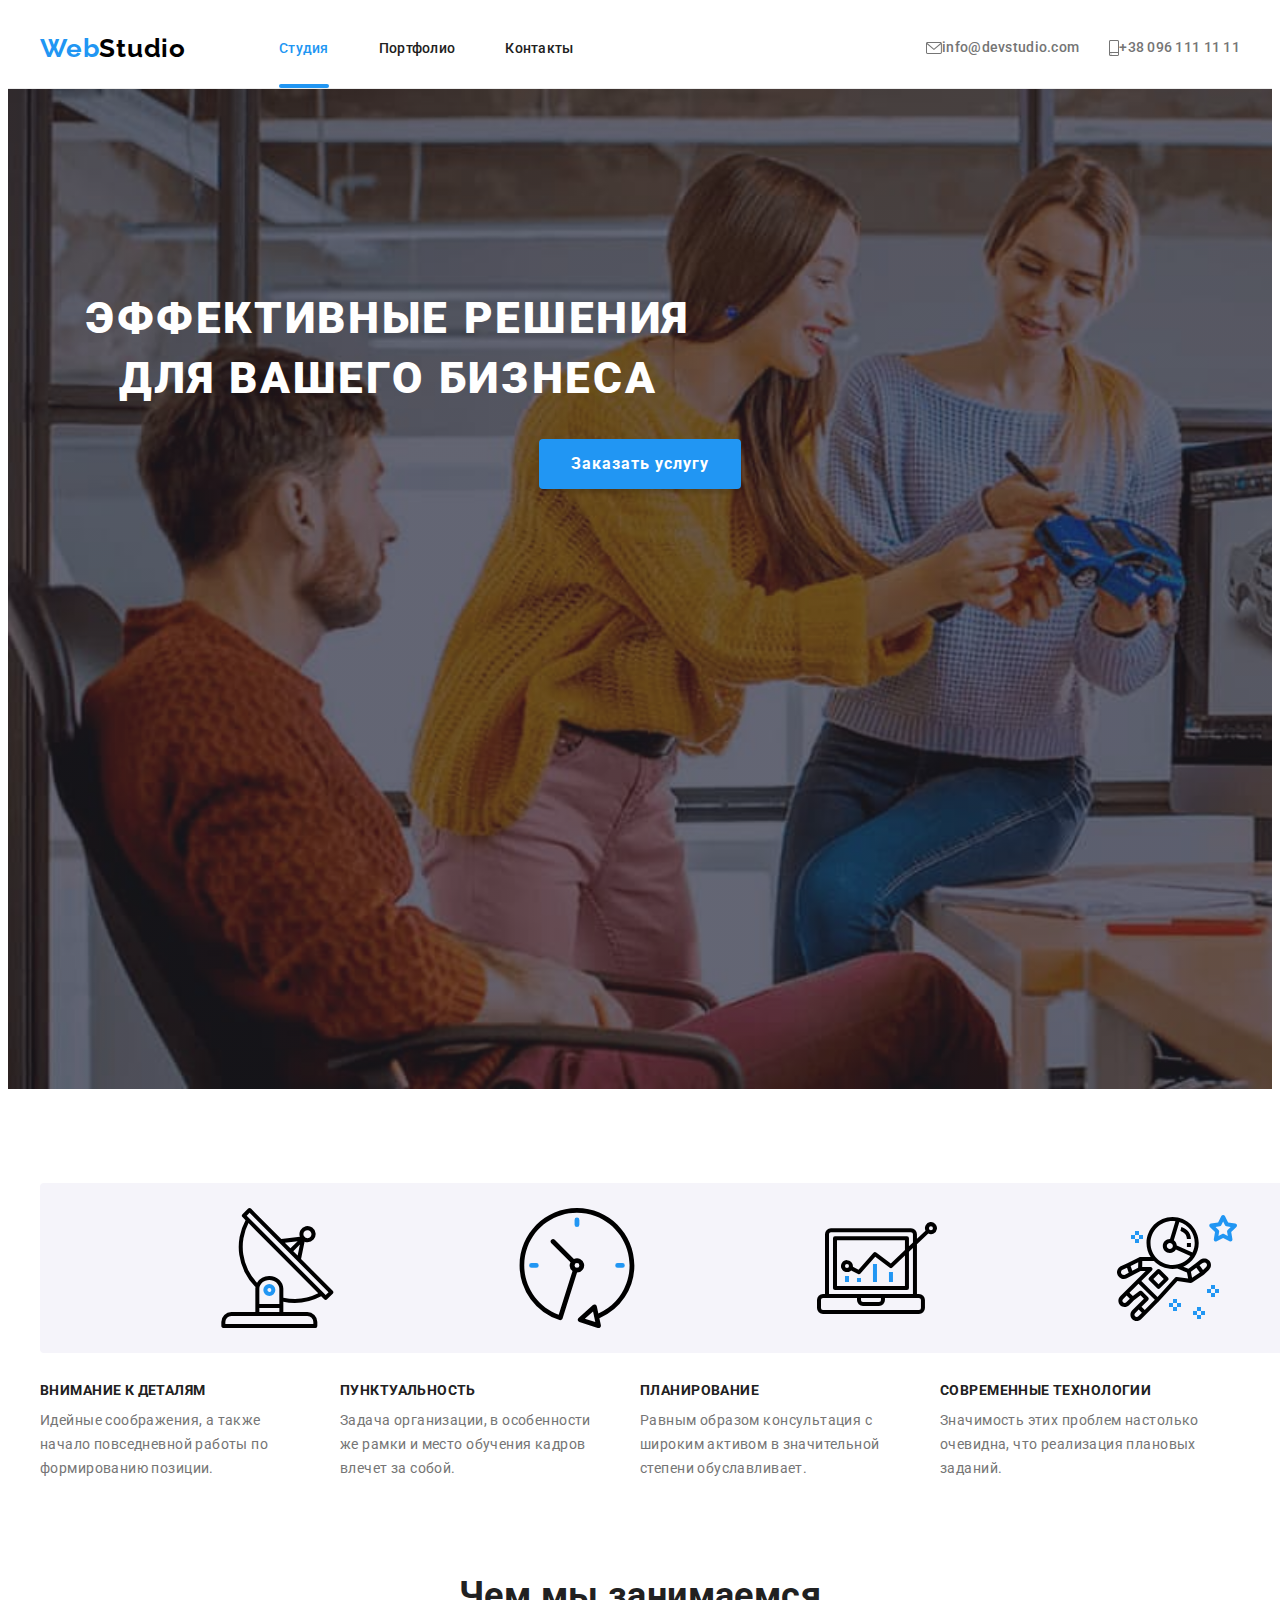
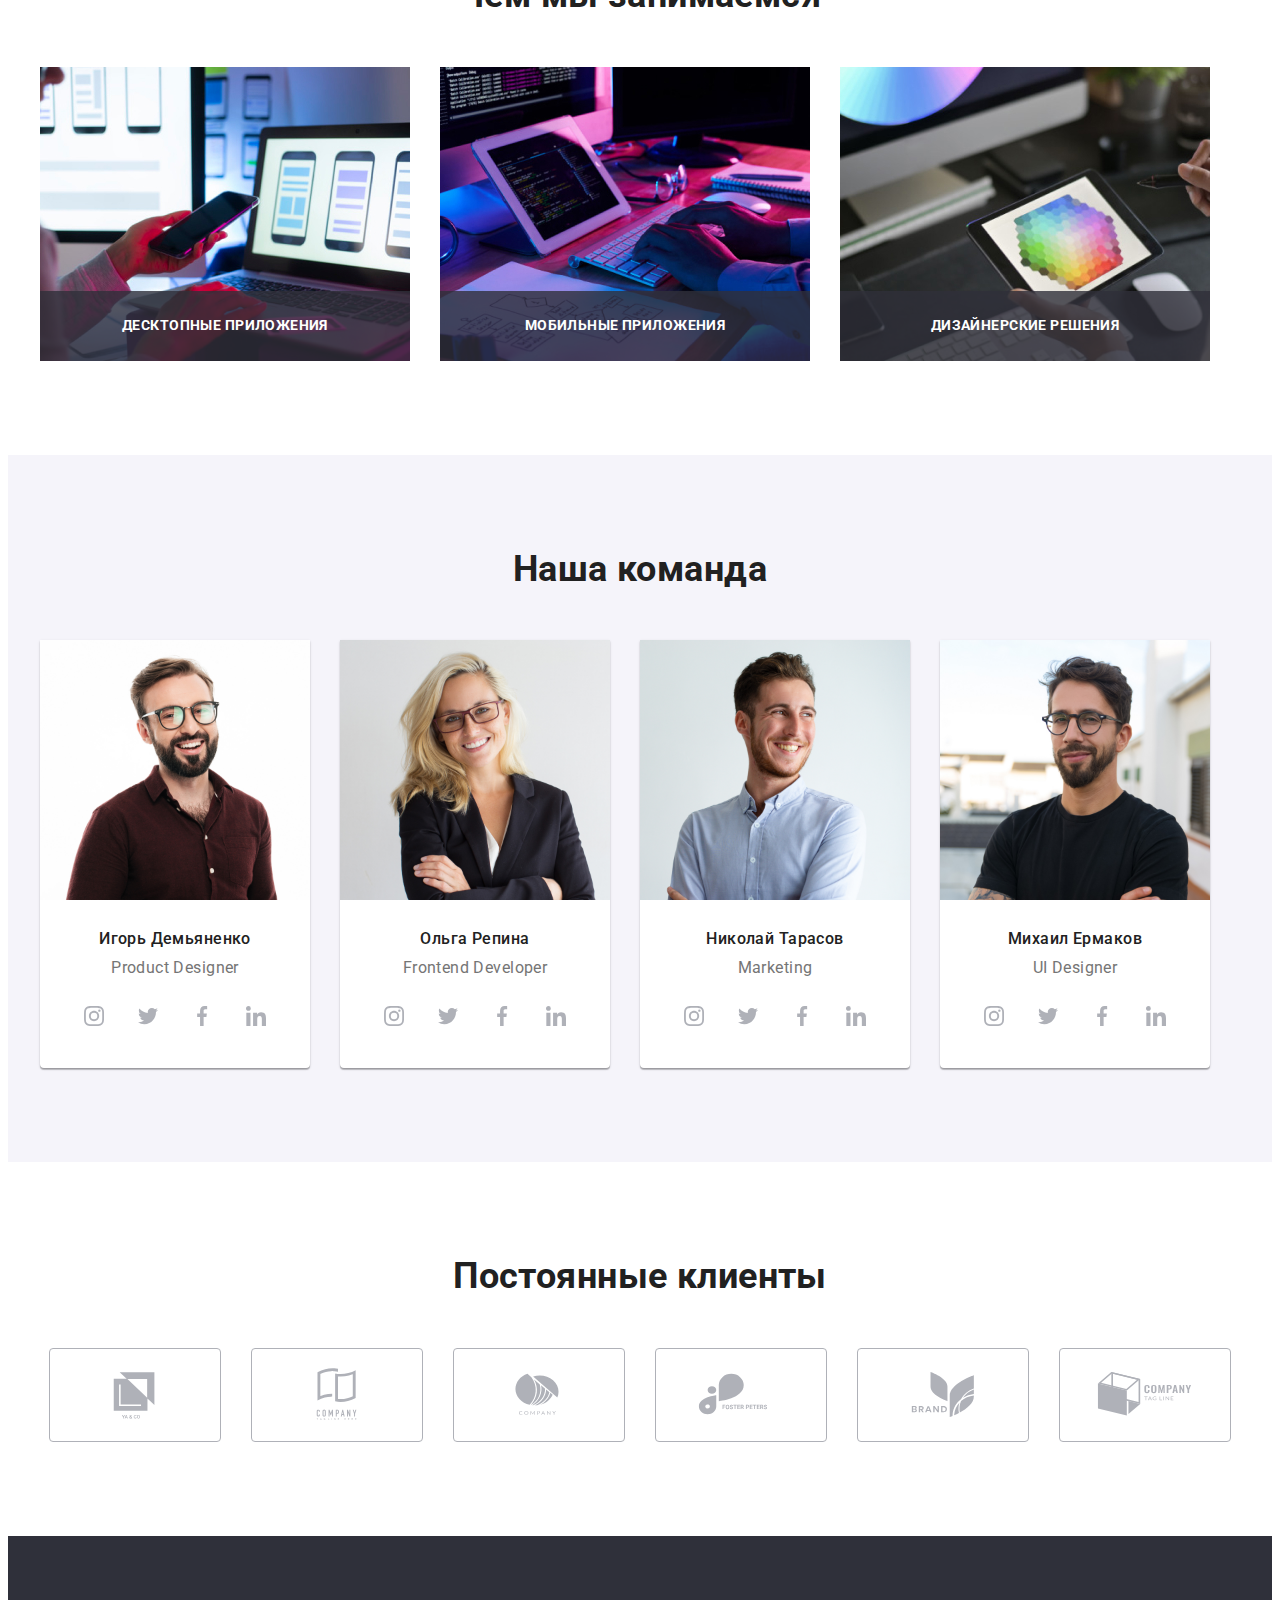
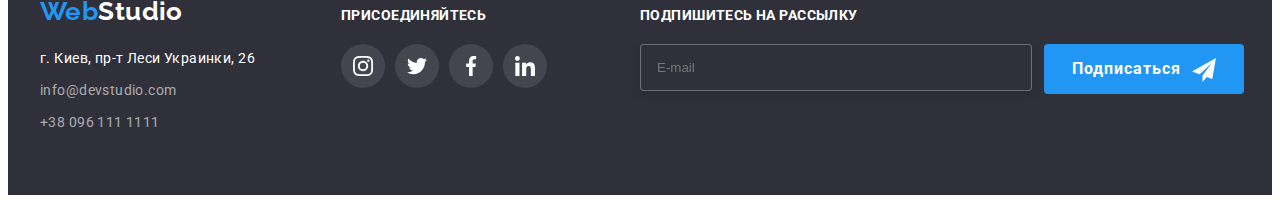
<file: index.html>
<!DOCTYPE html>
<html lang="ru">

<head>
    <meta charset="UTF-8">
    <meta http-equiv="X-UA-Compatible" content="IE=edge">
    <meta name="viewport" content="width=device-width, initial-scale=1.0">
    <title>Document</title>
    <link rel="preconnect" href="https://fonts.googleapis.com">
    <link rel="preconnect" href="https://fonts.gstatic.com" crossorigin>
    <link
        href="https://fonts.googleapis.com/css2?family=Raleway:wght@700&family=Roboto:wght@400;500;700;900&display=swap"
        rel="stylesheet">

    <link rel="stylesheet" href="https://cdnjs.cloudflare.com/ajax/libs/modern-normalize/1.1.0/modern-normalize.min.css"
        integrity="sha512-wpPYUAdjBVSE4KJnH1VR1HeZfpl1ub8YT/NKx4PuQ5NmX2tKuGu6U/JRp5y+Y8XG2tV+wKQpNHVUX03MfMFn9Q=="
        crossorigin="anonymous" referrerpolicy="no-referrer" />
    <link rel="stylesheet" href="./css/styles.css">
</head>

<body>
    <header class="header">
        <div class="header__conteiner conteiner ">
            <nav class="header__nav">
                <a class="header__logo link" href="./index.html"><span class="logo-cl">Web</span>Studio</a>
                <ul class="header__list list">
                    <li class="header__item"><a class="header__link link accent" href="./index.html">Студия</a></li>
                    <li class="header__item"><a class="header__link link" href="./portfolio.html">Портфолио</a></li>
                    <li class="header__item"><a class="header__link link" href="#">Контакты</a></li>
                </ul>


                <ul class="header__list-contact list">
                    <li class="header__item-contact"><a class="header__link-contact link"
                            href="mailto:info@devstudio.com">
                            <svg class="header__icon" width="16" height="12">
                                <use href="./images/icons/sprite.svg#icon-mail"></use>
                            </svg>info@devstudio.com</a></li>
                    <li class="header__item-contact"><a class="header__link-contact link" href="tel:+380961111111">
                            <svg class="header__icon" width="10" height="16">
                                <use href="./images/icons/sprite.svg#icon-smartphone"></use>
                            </svg>+38 096 111 11 11</a>
                    </li>
                </ul>
            </nav>
        </div>
    </header>
    <main>
        <!--герой-->
        <section class="hero">
            <div class="conteiner">
                <h1 class="hero-title">Эффективные решения для вашего бизнеса</h1>
                <button class="hero-bt" type="button" data-modal-open>Заказать услугу</button>
                <div class="backdrop is-hidden" data-modal>
                    <div class="modal-wrapper">
                        <button class="modal-btn-close" type="button" data-modal-close>
                            <svg class="modal-icon" width="18" height="18">
                                <use href="./images/icons/sprite.svg#icon-close-black-18"></use>
                            </svg>
                        </button>
                        <form class="modal-form">
                            <p class="backdrop-text">Оставьте свои данные, мы вам перезвоним</p>
                            <label class="modal-label" for="user_name">
                                <span class="form-text">Имя</span>
                                <input class="modal-input" type="text" name="name" id="user_name" placeholder=" "
                                    minlength="3" required />
                                <svg class="modal-icon-input" width="18" height="18">
                                    <use href="./images/icons/sprite.svg#icon-person-black-18dp"></use>
                                </svg>
                                <span class="warning">Имя должно стостоять не менее трьох символов*</span>
                            </label>
                            <label class="modal-label" for="user_telefon">
                                <span class="form-text">Телефон</span>
                                <input class="modal-input" type="tel" name="telefon" id="user_telefon" placeholder=" "
                                    minlength="10" required />
                                <svg class="modal-icon-input" width="18" height="18">
                                    <use href="./images/icons/sprite.svg#icon-phone-black-18dp"></use>
                                </svg>
                                <span class="warning">Номер должно стостоять не менее из 10 цифр*</span>
                            </label>
                            <label class="modal-label" for="user_email">
                                <span class="form-text">Почта</span>
                                <input class="modal-input" type="email" name="email" id="user_email" placeholder=""
                                    required />
                                <svg class="modal-icon-input" width="18" height="18">
                                    <use href="./images/icons/sprite.svg#icon-email-black-18dp"></use>
                                </svg>
                            </label>
                            <label class="modal-label comment" for="user_comment">
                                <span class="form-text">Комментарий</span>
                                <textarea class="modal-comment" name="comment" id="user_comment"
                                    placeholder="Введите текс" cols="" rows="10"></textarea>

                            </label>
                            <label class="modal-checkbox" for="user_check">
                                <input class="modal-input-check visually-hidden" type="checkbox" name="check"
                                    id="user_check" placeholder="" required>
                                <span class="modal-checkbox-style">
                                    <svg class="modal-icon-checkbox" width="11" height="8">
                                        <use href="./images/icons/sprite.svg#icon-Vector"></use>
                                    </svg></span>
                                <b class="form-checkbox-text"> Соглашаюсь с
                                    рассылкой и принимаю <a class="form-checkbox-link link" href="#"> Условия
                                        договора</a></b>
                            </label>
                            <button class="modal-btn" type="submit">Отправить</button>
                        </form>
                    </div>
                </div>
            </div>
        </section>

        <!--особенности-->
        <section class="peculiarities section">
            <div class="conteiner">
                <h2 class="visually-hidden">привелегии</h2>
                <ul class="peculiarities-list list">
                    <li class="peculiarities-item">
                        <svg class="peculiarities-icons" width="65" height="70">
                            <use href="./images/icons/sprite.svg#icon-antena"></use>
                        </svg>
                        <h3 class="peculiarities-name">Внимание к деталям</h3>
                        <p class=peculiarities-text>Идейные соображения, а также начало повседневной работы по
                            формированию
                            позиции.</p>
                    </li>

                    <li class="peculiarities-item">
                        <svg class="peculiarities-icons" width="65" height="70">
                            <use href="./images/icons/sprite.svg#icon-clock"></use>
                        </svg>
                        <h3 class="peculiarities-name">Пунктуальность</h3>
                        <p class=peculiarities-text>Задача организации, в особенности же рамки и место обучения кадров
                            влечет за собой.</p>
                    </li>

                    <li class="peculiarities-item">
                        <svg class="peculiarities-icons" width="65" height="70">
                            <use href="./images/icons/sprite.svg#icon-diagram"></use>
                        </svg>
                        <h3 class="peculiarities-name">Планирование</h3>
                        <p class=peculiarities-text>Равным образом консультация с широким активом в значительной степени
                            обуславливает.</p>
                    </li>

                    <li class="peculiarities-item">
                        <svg class="peculiarities-icons" width="65" height="70">
                            <use href="./images/icons/sprite.svg#icon-astronaut"></use>
                        </svg>
                        <h3 class="peculiarities-name">Современные технологии</h3>
                        <p class=peculiarities-text>Значимость этих проблем настолько очевидна, что реализация плановых
                            заданий.</p>
                    </li>
                </ul>
            </div>
        </section>
        <!--публикация работ-->
        <section class="work section">
            <div class="conteiner">
                <h2 class="work-title">Чем мы занимаемся</h2>
                <ul class="work-list list">
                    <li class="work-images">
                        <img src="./images/work/work-2.jpg" alt="диагностика" width="370" height="294">
                        <p class="work-text">Десктопные приложения</p>
                    </li>
                    <li class="work-images">
                        <img src="./images/work/work-1.jpg" alt="разработка" width="370" height="294">
                        <p class="work-text">Мобильные приложения</p>
                    </li>
                    <li class="work-images">
                        <img src="./images/work/work-3.jpg" alt="проект" width="370" height="294">
                        <p class="work-text">Дизайнерские решения</p>
                    </li>
                </ul>
            </div>
        </section>
        <!--команда-->
        <section class="team section">
            <div class="conteiner">
                <h2 class="team-title">Наша команда</h2>
                <ul class="team-list list">
                    <li class="team-item">
                        <img class="team-images" src="./images/team/team.jpg" alt="Игорь Демьяненко" width="270"
                            height="260">
                        <div class="team-box">
                            <h3 class="team-name">Игорь Демьяненко</h3>
                            <p lang="en" class="team-text">Product Designer</p>
                            <ul class="social-list list">
                                <li class="social-item"><a class="team-social-link link" href="#"
                                        aria-label="instagram">
                                        <svg class="social-icons" width="20px" height="20px">
                                            <use href="./images/icons/sprite.svg#icon-instagram"></use>
                                        </svg>
                                    </a>
                                </li>
                                <li class="social-item"><a class="team-social-link link" href="#" aria-label="twitter">
                                        <svg class="social-icons" width="20px" height="20px">
                                            <use href="./images/icons/sprite.svg#icon-twitter"></use>
                                        </svg>
                                    </a>
                                </li>
                                <li class="social-item"><a class="team-social-link link" href="#" aria-label="facebook">
                                        <svg class="social-icons" width="20px" height="20px">
                                            <use href="./images/icons/sprite.svg#icon-facebook"></use>
                                        </svg>
                                    </a>
                                </li>
                                <li class="social-item-icons"><a class="team-social-link link" href="#"
                                        aria-label="linkedin">
                                        <svg class="social-icons" width="20px" height="20px">
                                            <use href="./images/icons/sprite.svg#icon-linkedin"></use>
                                        </svg>
                                    </a>
                                </li>
                            </ul>
                        </div>
                    </li>
                    <li class="team-item"><img class="team-images" src="./images/team/team2.jpg" alt="Ольга Репина"
                            width="270" height="260">
                        <div class="team-box">
                            <h3 class="team-name">Ольга Репина</h3>
                            <p lang="en" class="team-text">Frontend Developer</p>
                            <ul class="social-list list">
                                <li class="social-item"><a class="team-social-link link" href="#"
                                        aria-label="instagram">
                                        <svg class="social-icons" width="20px" height="20px">
                                            <use href="./images/icons/sprite.svg#icon-instagram"></use>
                                        </svg>
                                    </a>
                                </li>
                                <li class="social-item"><a class="team-social-link link" href="#" aria-label="twitter">
                                        <svg class="social-icons" width="20px" height="20px">
                                            <use href="./images/icons/sprite.svg#icon-twitter"></use>
                                        </svg>
                                    </a>
                                </li>
                                <li class="social-item"><a class="team-social-link link" href="#" aria-label="facebook">
                                        <svg class="social-icons" width="20px" height="20px">
                                            <use href="./images/icons/sprite.svg#icon-facebook"></use>
                                        </svg>
                                    </a>
                                </li>
                                <li class="social-item-icons"><a class="team-social-link link" href="#"
                                        aria-label="linkedin">
                                        <svg class="social-icons" width="20px" height="20px">
                                            <use href="./images/icons/sprite.svg#icon-linkedin"></use>
                                        </svg>
                                    </a>
                                </li>
                            </ul>
                        </div>
                    </li>
                    <li class="team-item"><img class="team-images" src="./images/team/team3.jpg" alt="Николай Тарасов"
                            width="270" height="260">
                        <div class="team-box">
                            <h3 class="team-name">Николай Тарасов</h3>
                            <p lang="en" class="team-text">Marketing</p>
                            <ul class="social-list list">
                                <li class="social-item"><a class="team-social-link link" href="#"
                                        aria-label="instagram">
                                        <svg class="social-icons" width="20px" height="20px">
                                            <use href="./images/icons/sprite.svg#icon-instagram"></use>
                                        </svg>
                                    </a>
                                </li>
                                <li class="social-item"><a class="team-social-link link" href="#" aria-label="twitter">
                                        <svg class="social-icons" width="20px" height="20px">
                                            <use href="./images/icons/sprite.svg#icon-twitter"></use>
                                        </svg>
                                    </a>
                                </li>
                                <li class="social-item"><a class="team-social-link link" href="#" aria-label="facebook">
                                        <svg class="social-icons" width="20px" height="20px">
                                            <use href="./images/icons/sprite.svg#icon-facebook"></use>
                                        </svg>
                                    </a>
                                </li>
                                <li class="social-item-icons"><a class="team-social-link link" href="#"
                                        aria-label="linkedin">
                                        <svg class="social-icons" width="20px" height="20px">
                                            <use href="./images/icons/sprite.svg#icon-linkedin"></use>
                                        </svg>
                                    </a>
                                </li>
                            </ul>
                        </div>
                    </li>
                    <li class="team-item"><img class="team-images" src="./images/team/team4.jpg" alt="Михаил Ермаков"
                            width="270" height="260">
                        <div class="team-box">
                            <h3 class="team-name">Михаил Ермаков</h3>
                            <p lang="en" class="team-text">UI Designer</p>
                            <ul class="social-list list">
                                <li class="social-item"><a class="team-social-link link" href="#"
                                        aria-label="instagram">
                                        <svg class="social-icons" width="20px" height="20px">
                                            <use href="./images/icons/sprite.svg#icon-instagram"></use>
                                        </svg>
                                    </a>
                                </li>
                                <li class="social-item"><a class="team-social-link link" href="#" aria-label="twitter">
                                        <svg class="social-icons" width="20px" height="20px">
                                            <use href="./images/icons/sprite.svg#icon-twitter"></use>
                                        </svg>
                                    </a>
                                </li>
                                <li class="social-item"><a class="team-social-link link" href="#" aria-label="facebook">
                                        <svg class="social-icons" width="20px" height="20px">
                                            <use href="./images/icons/sprite.svg#icon-facebook"></use>
                                        </svg>
                                    </a>
                                </li>
                                <li class="social-item-icons"><a class="team-social-link link" href="#"
                                        aria-label="linkedin">
                                        <svg class="social-icons" width="20px" height="20px">
                                            <use href="./images/icons/sprite.svg#icon-linkedin"></use>
                                        </svg>
                                    </a>
                                </li>
                            </ul>
                        </div>
                    </li>
                </ul>
            </div>
        </section>
        <!-- Постоянные клиенты -->
        <section class="clients section">
            <div class="conteiner">
                <h2 class="client-title">Постоянные клиенты</h2>
                <ul class="client-list list">
                    <li class="client-item"><a class="clients-link link" href=""><svg class="client-icons" width="106"
                                height="60">
                                <use href="./images/icons/sprite.svg#icon-Logo6"></use>
                            </svg></a></li>
                    <li class="client-item"><a class="clients-link link" href=""><svg class="client-icons" width="106"
                                height="60">
                                <use href="./images/icons/sprite.svg#icon-Logo5"></use>
                            </svg></a></li>
                    <li class="client-item"><a class="clients-link link" href=""><svg class="client-icons" width="106"
                                height="60">
                                <use href="./images/icons/sprite.svg#icon-Logo4"></use>
                            </svg></a></li>
                    <li class="client-item"><a class="clients-link link" href=""><svg class="client-icons" width="106"
                                height="60">
                                <use href="./images/icons/sprite.svg#icon-Logo3"></use>
                            </svg></a></li>
                    <li class="client-item"><a class="clients-link link" href=""><svg class="client-icons" width="106"
                                height="60">
                                <use href="./images/icons/sprite.svg#icon-Logo2"></use>
                            </svg></a></li>
                    <li class="client-item"><a class="clients-link link" href=""><svg class="client-icons" width="106"
                                height="60">
                                <use href="./images/icons/sprite.svg#icon-Logo"></use>
                            </svg></a></li>
                </ul>
            </div>
        </section>
    </main>

    <footer class="footer">
        <div class="footer-box conteiner">
            <div class="footer-box-adress">
                <a class="footer-logo link" href="./index.html"><span class="logo-cl">Web</span>Studio</a>
                <address class="footer-address">
                    <ul class="footer-list list">
                        <li class="footer-item">
                            <a class="footer-link link" href="https://bit.ly/3pXMvUd" target="_blank"
                                rel="noopener noreferrer">г. Киев, пр-т Леси Украинки, 26</a>
                        </li>
                        <li class="footer-item">
                            <a class="footer-link-contact link" href="mailto:info@devstudio.com">info@devstudio.com</a>
                        </li>
                        <li class="footer-item">
                            <a class="footer-link-contact link" href="tel:+380961111111">+38 096 111
                                1111</a>
                        </li>
                    </ul>
                </address>
            </div>
            <div class="footer-box-social">
                <p class="footer-text">присоединяйтесь</p>
                <ul class="footer-social-list list">
                    <li class="footer-item-social"><a class="footer-social-link link" href="#" aria-label="twitter">
                            <svg class="footer-social-icons" width="20px" height="20px">
                                <use href="./images/icons/sprite.svg#icon-instagram"></use>
                            </svg>
                        </a></li>
                    <li class="footer-item-social"><a class="footer-social-link link" href="#" aria-label="twitter">
                            <svg class="footer-social-icons" width="20px" height="20px">
                                <use href="./images/icons/sprite.svg#icon-twitter"></use>
                            </svg>
                        </a></li>
                    <li class="footer-item-social"><a class="footer-social-link link" href="#" aria-label="twitter">
                            <svg class="footer-social-icons" width="20px" height="20px">
                                <use href="./images/icons/sprite.svg#icon-facebook"></use>
                            </svg>
                        </a></li>
                    <li class="footer-item-social"><a class="footer-social-link link" href="#" aria-label="twitter">
                            <svg class="footer-social-icons" width="20px" height="20px">
                                <use href="./images/icons/sprite.svg#icon-linkedin"></use>
                            </svg>
                        </a></li>
                </ul>
            </div>
            <div class="footer-modal">
                <label class="footer-modal-label" for="user_email">
                    <span class="footer-form-text">Подпишитесь на рассылку</span>
                    <input class="footer-modal-input" type="email" name="email" id="user_email" placeholder="E-mail" />

                </label>
                <div class="footer-box-btn">
                    <button class="footer-modal-btn" type="submit">Подписаться</button>
                    <svg class="footer-modal-icon" width="24" height="24">
                        <use href="./images/icons/sprite.svg#icon-send"></use>
                    </svg>
                </div>
            </div>

        </div>
    </footer>
    <script src="./js/modal.js"></script>
</body>

</html>
</file>
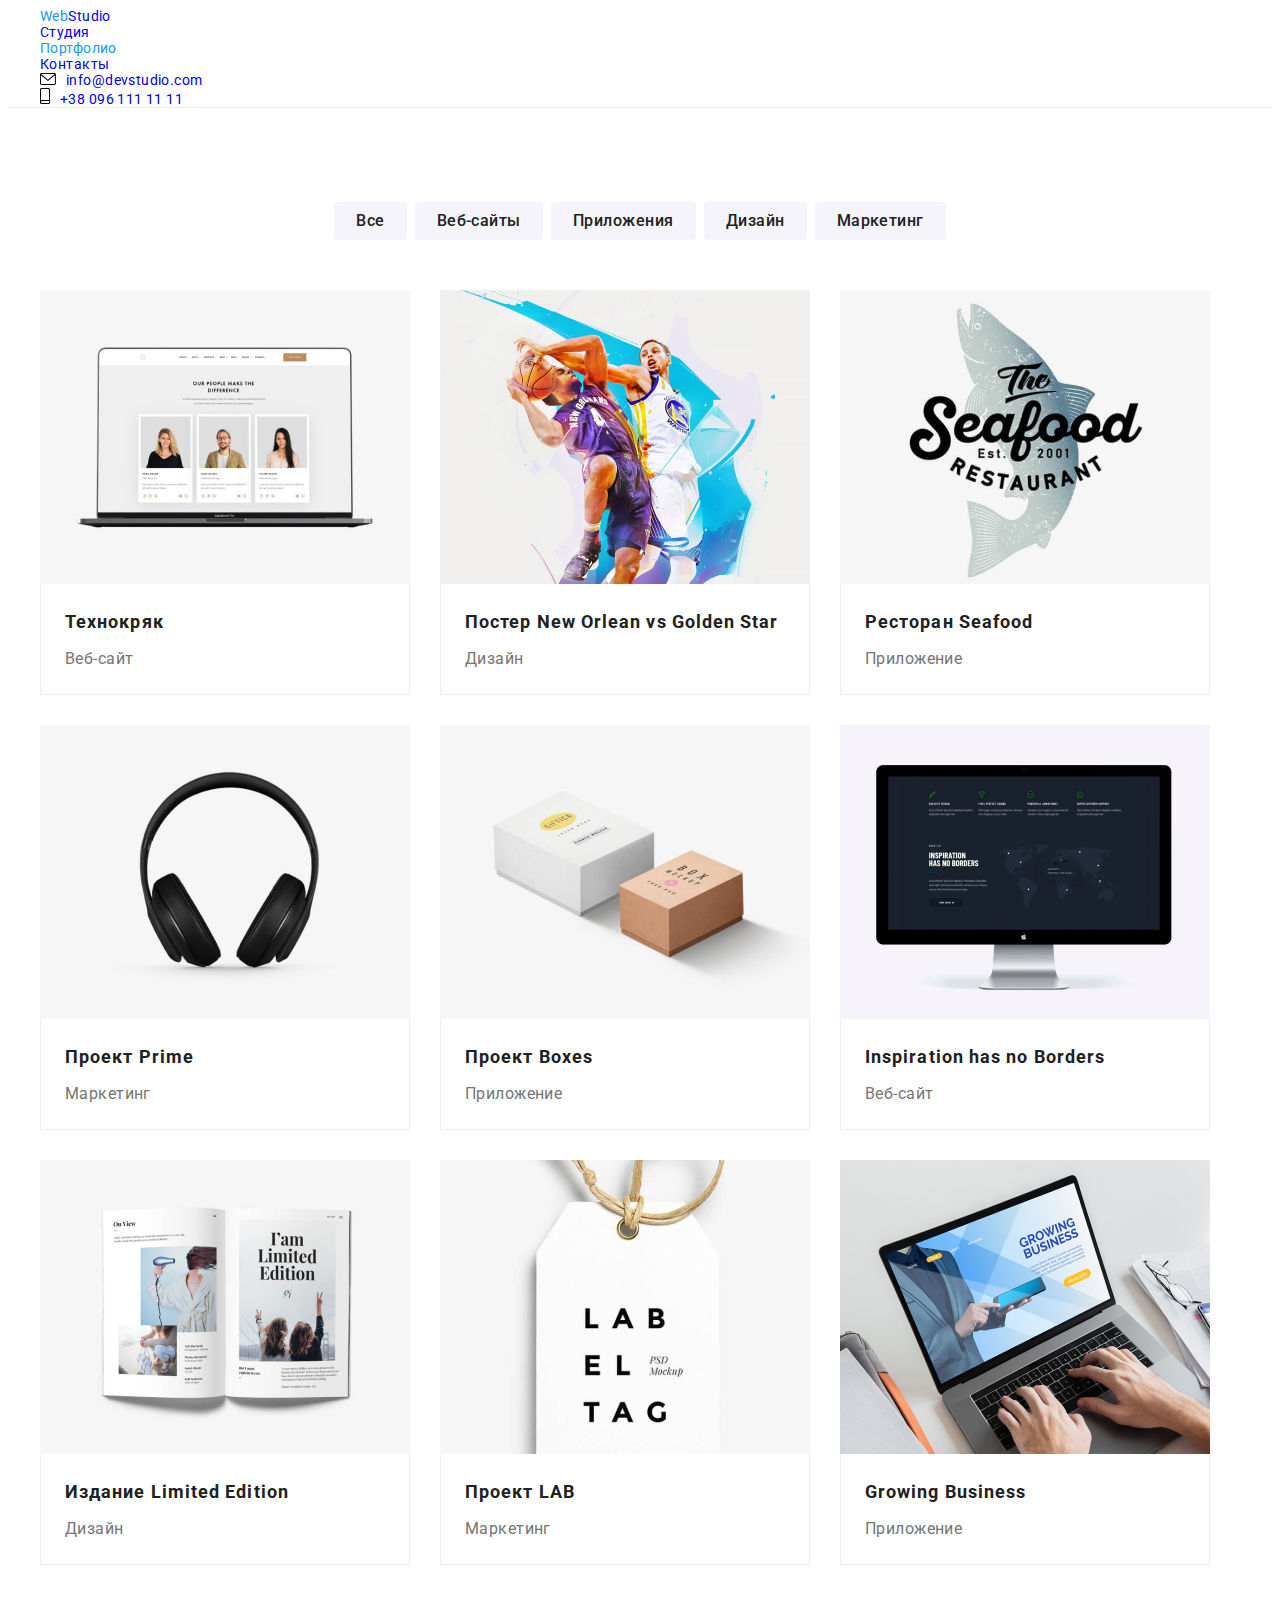
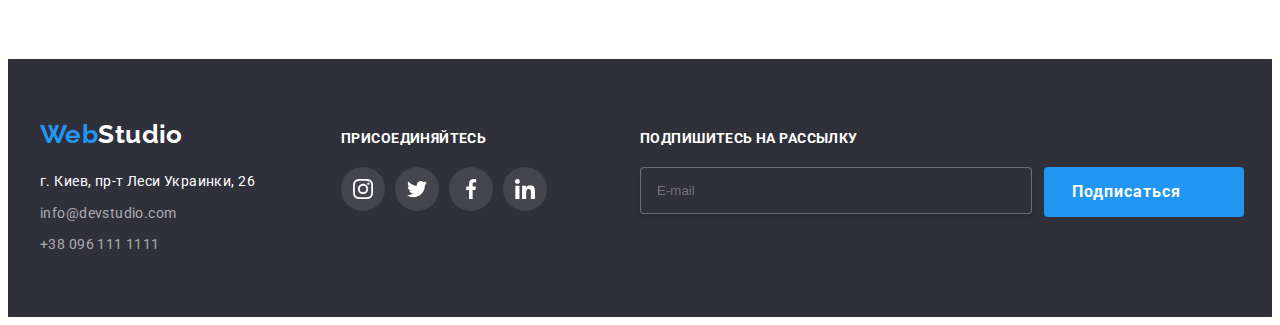
<file: portfolio.html>
<!DOCTYPE html>
<html lang="ru">

<head>
    <meta charset="UTF-8">
    <meta http-equiv="X-UA-Compatible" content="IE=edge">
    <meta name="viewport" content="width=device-width, initial-scale=1.0">
    <title>Document</title>
    <link rel="preconnect" href="https://fonts.googleapis.com">
    <link rel="preconnect" href="https://fonts.gstatic.com" crossorigin>
    <link
        href="https://fonts.googleapis.com/css2?family=Raleway:wght@700&family=Roboto:wght@400;500;700;900&display=swap"
        rel="stylesheet">
    <link rel="stylesheet" href="https://cdnjs.cloudflare.com/ajax/libs/modern-normalize/1.1.0/modern-normalize.min.css"
        integrity="sha512-wpPYUAdjBVSE4KJnH1VR1HeZfpl1ub8YT/NKx4PuQ5NmX2tKuGu6U/JRp5y+Y8XG2tV+wKQpNHVUX03MfMFn9Q=="
        crossorigin="anonymous" referrerpolicy="no-referrer" />
    <link rel="stylesheet" href="./css/styles.css">
</head>

<body>
    <header class="header">
        <div class="conteiner">
            <nav class="header-nav">
                <a class="header-logo link" href="./index.html"><span class="logo-cl">Web</span>Studio</a>
                <ul class="header-list list">
                    <li class="header-item"><a class="header-link link" href="./index.html">Студия</a></li>
                    <li class="header-item"><a class="header-link link accent" href="./portfolio.html">Портфолио</a>
                    </li>
                    <li class="header-item"><a class="header-link link" href="#address">Контакты</a></li>
                </ul>


                <ul class="header-list-contact list">
                    <li class="header-item"><a class="header-link-contact link" href="mailto:info@devstudio.com">
                            <svg class="header-icons" width="16" height="12">
                                <use href="./images/icons/sprite.svg#icon-mail"></use>
                            </svg>info@devstudio.com</a></li>
                    <li class="header-item"><a class="header-link-contact link" href="tel:+380961111111">
                            <svg class="header-icons" width="10" height="16">
                                <use href="./images/icons/sprite.svg#icon-smartphone"></use>
                            </svg>+38 096 111 11 11</a>
                    </li>
                </ul>
            </nav>
        </div>
    </header>
    <main>
        <!--услуги-->
        <section class="potrtfolio section">
            <div class="conteiner">
                <h1 class="visually-hidden">спиcок услуг</h1>
                <ul class="servise-list list">
                    <li class="servise-item"><button class="servise-bt" type="button">Все</button></li>
                    <li class="servise-item"><button class="servise-bt" type="button">Веб-сайты</button></li>
                    <li class="servise-item"><button class="servise-bt" type="button">Приложения</button></li>
                    <li class="servise-item"><button class="servise-bt" type="button">Дизайн</button></li>
                    <li class="servise-item"><button class="servise-bt" type="button">Маркетинг</button></li>
                </ul>
                <!--проекты-->
                <ul class="projects-list list">
                    <li class="projects-item">
                        <a class="projects-link link" href="#">
                            <div class="overley">
                                <img class="projects-images" src="./images/project/project1.jpg" alt="Технокряк"
                                    width="370" height="294">
                                <div class="projects-overley">
                                    <p class="overley-text">Ресурс предлагает комплексные предложения с разным уровнем
                                        функционала и сервисов. Все
                                        это позволит посетителю получить
                                        исчерпывающие сведения о компании или частном лице.
                                    </p>
                                </div>
                            </div>
                            <div class="project-box">
                                <h2 class="projects-title">Технокряк</h2>
                                <p class="projects-text">Веб-сайт</p>
                            </div>
                        </a>

                    </li>
                    <li class="projects-item">
                        <a class="projects-link link" href="#">
                            <div class="overley">
                                <img src="./images/project/project2.jpg" alt="Постер New Orlean vs Golden Star"
                                    width="370" height="294">
                                <div class="projects-overley">
                                    <p class="overley-text">Ресурс предлагает комплексные предложения с разным
                                        уровнем
                                        функционала и сервисов. Все
                                        это позволит посетителю получить
                                        исчерпывающие сведения о компании или частном лице.</p>
                                </div>
                            </div>
                            <div class="project-box">
                                <h2 class="projects-title">Постер New Orlean vs Golden Star</h2>
                                <p class="projects-text">Дизайн</p>
                            </div>
                        </a>

                    </li>
                    <li class="projects-item">
                        <a class="projects-link link" href="#">
                            <div class="overley">
                                <img src="./images/project/project3.jpg" alt="Ресторан Seafood" width="370"
                                    height="294">
                                <div class="projects-overley">
                                    <p class="overley-text">Ресурс предлагает комплексные предложения с разным
                                        уровнем
                                        функционала и сервисов. Все
                                        это позволит посетителю получить
                                        исчерпывающие сведения о компании или частном лице.
                                    </p>
                                </div>
                            </div>
                            <div class="project-box">
                                <h2 class="projects-title">Ресторан Seafood</h2>
                                <p class="projects-text">Приложение</p>
                            </div>
                        </a>
                    </li>
                    <li class="projects-item">

                        <a class="projects-link link" href="#">
                            <div class="overley">
                                <img src="./images/project/project4.jpg" alt="Проект Prime" width="370" height="294">
                                <div class="projects-overley">
                                    <p class="overley-text">Ресурс предлагает комплексные предложения с разным
                                        уровнем
                                        функционала и сервисов. Все
                                        это позволит посетителю получить
                                        исчерпывающие сведения о компании или частном лице.
                                    </p>
                                </div>
                            </div>
                            <div class="project-box">
                                <h2 class="projects-title" lang="en">Проект Prime</h2>
                                <p class="projects-text">Маркетинг</p>
                            </div>
                        </a>
                    </li>
                    <li class="projects-item">

                        <a class="projects-link link" href="#">
                            <div class="overley">
                                <img src="./images/project/project5.jpg" alt="Проект Boxes" width="370" height="294">
                                <div class="projects-overley">
                                    <p class="overley-text">Ресурс предлагает комплексные предложения с разным
                                        уровнем
                                        функционала и сервисов. Все
                                        это позволит посетителю получить
                                        исчерпывающие сведения о компании или частном лице.</p>
                                </div>
                            </div>
                            <div class="project-box">
                                <h2 class="projects-title">Проект Boxes</h2>
                                <p class="projects-text">Приложение</p>
                            </div>
                        </a>
                    </li>
                    <li class="projects-item">

                        <a class="projects-link link" href="#">
                            <div class="overley">
                                <img src="./images/project/project6.jpg" alt="Inspiration has no Borders" width="370"
                                    height="294">
                                <div class="projects-overley">
                                    <p class="overley-text">Ресурс предлагает комплексные предложения с разным
                                        уровнем
                                        функционала и сервисов. Все
                                        это позволит посетителю получить
                                        исчерпывающие сведения о компании или частном лице.</p>
                                </div>
                            </div>
                            <div class="project-box">
                                <h2 class="projects-title" lang="en">Inspiration has no Borders</h2>
                                <p class="projects-text">Веб-сайт</p>
                            </div>
                        </a>
                    </li>
                    <li class="projects-item">

                        <a class="projects-link link" href="#">
                            <div class="overley">
                                <img src="./images/project/project7.jpg" alt="Издание Limited Edition" width="370"
                                    height="294">
                                <div class="projects-overley">
                                    <p class="overley-text">Ресурс предлагает комплексные предложения с разным
                                        уровнем
                                        функционала и сервисов. Все
                                        это позволит посетителю получить
                                        исчерпывающие сведения о компании или частном лице.</p>
                                </div>
                            </div>
                            <div class="project-box">
                                <h2 class="projects-title">Издание Limited Edition</h2>
                                <p class="projects-text">Дизайн</p>
                            </div>
                        </a>
                    </li>
                    <li class="projects-item">
                        <a class="projects-link link" href="#">
                            <div class="overley">
                                <img src="./images/project/project8.jpg" alt="Проект LAB" width="370" height="294">
                                <div class="projects-overley">
                                    <p class="overley-text">Ресурс предлагает комплексные предложения с разным
                                        уровнем
                                        функционала и сервисов. Все
                                        это позволит посетителю получить
                                        исчерпывающие сведения о компании или частном лице.</p>
                                </div>
                            </div>
                            <div class="project-box">
                                <h2 class="projects-title">Проект LAB</h2>
                                <p class="projects-text">Маркетинг</p>
                            </div>
                        </a>
                    </li>
                    <li class="projects-item">
                        <a class="projects-link link" href="">
                            <div class="overley">
                                <img src="./images/project/project9.jpg" alt="Growing Business" width="370"
                                    height="294">
                                <div class="projects-overley">
                                    <p class="overley-text">Ресурс предлагает комплексные предложения с разным
                                        уровнем
                                        функционала и сервисов. Все
                                        это позволит посетителю получить
                                        исчерпывающие сведения о компании или частном лице.</p>
                                </div>
                            </div>
                            <div class="project-box">
                                <h2 class="projects-title" lang="en">Growing Business</h2>
                                <p class="projects-text">Приложение</p>
                            </div>
                        </a>
                    </li>
                </ul>
            </div>
        </section>
    </main>
    <footer class="footer">
        <div class="footer-box conteiner">
            <div class="footer-box-adress">
                <a class="footer-logo link" href="./index.html"><span class="logo-cl">Web</span>Studio</a>
                <address class="footer-address">
                    <ul class="footer-list list">
                        <li class="footer-item">
                            <a class="footer-link link" href="https://bit.ly/3pXMvUd" target="_blank"
                                rel="noopener noreferrer">г. Киев, пр-т Леси Украинки, 26</a>

                        </li>
                        <li class="footer-item"><a class="footer-link-contact link"
                                href="mailto:info@devstudio.com">info@devstudio.com</a>
                        </li>
                        <li class="footer-item">
                            <a class="footer-link-contact link" href="tel:+380961111111">+38 096 111
                                1111</a>
                        </li>
                    </ul>
                </address>
            </div>
            <div class="footer-box-social">
                <p class="footer-text">присоединяйтесь</p>
                <ul class="footer-social-list list">
                    <li class="footer-item-social"><a class="footer-social-link link" href="#" aria-label="twitter">
                            <svg class="footer-social-icons" width="20px" height="20px">
                                <use href="./images/icons/sprite.svg#icon-instagram"></use>
                            </svg>
                        </a></li>
                    <li class="footer-item-social"><a class="footer-social-link link" href="#" aria-label="twitter">
                            <svg class="footer-social-icons" width="20px" height="20px">
                                <use href="./images/icons/sprite.svg#icon-twitter"></use>
                            </svg>
                        </a></li>
                    <li class="footer-item-social"><a class="footer-social-link link" href="#" aria-label="twitter">
                            <svg class="footer-social-icons" width="20px" height="20px">
                                <use href="./images/icons/sprite.svg#icon-facebook"></use>
                            </svg>
                        </a></li>
                    <li class="footer-item-social"><a class="footer-social-link link" href="#" aria-label="twitter">
                            <svg class="footer-social-icons" width="20px" height="20px">
                                <use href="./images/icons/sprite.svg#icon-linkedin"></use>
                            </svg>
                        </a></li>
                </ul>
            </div>
            <div class="footer-modal">
                <label class="footer-modal-label" for="user_email">
                    <span class="footer-form-text">Подпишитесь на рассылку</span>
                    <input class="footer-modal-input" type="email" name="email" id="user_email" placeholder="E-mail" />

                </label>
                <div class="proba">
                    <button class="footer-modal-btn" type="submit">Подписаться</button>
                    <svg class="footer-modal-icon" width="24" height="24">
                        <use href="./images/icons/sprite.svg#icon-send"></use>
                    </svg>
                </div>
            </div>
        </div>
    </footer>
</body>

</html>
</file>
<file: css/styles.css>
:root {
    --font-roboto: 'Roboto', sans-serif;
    --text-black-cl: #212121;
    --text-white-cl: #FFFFFF;
    --bt-nav-cl: #2196F3;
    --paragraf-color: #757575;
    --background-cl-body: #FFFFFF;
    --logo-cl: #2196F3;
    --logo-secondary-cl: #000000;
    --hero-background-cl: #2F303A;
    --bt-cl: #2196F3;
    --bt-cl-secondary: #188CE8;
    --team-background-cl: #F5F4FA;
    --footer-link-cl: rgba(255, 255, 255, 0.6);
    --border-line: #EEEEEE;
    --header-line: #ECECEC;
    --social-cl: #AFB1B8;

}

body {
    font-family: 'Roboto', sans-serif;
    color: var(--text-black-cl);
    background-color: var(--background-cl-body);
    font-size: 14px;
    letter-spacing: 0.03em;
}

.list {
    list-style: none;
    padding: 0px;
    margin: 0px;
}

.link {
    text-decoration: none;
}

.visually-hidden {
    position: absolute;
    width: 1px;
    height: 1px;
    margin: -1px;
    border: 0;
    padding: 0;

    white-space: nowrap;
    clip-path: inset(100%);
    clip: rect(0 0 0 0);
    overflow: hidden;
}

address {
    font-style: normal;
}

.conteiner {
    width: 1200px;
    margin: 0 auto;
    padding: 0 15px;
}

.section {
    padding-top: 94px;
    padding-bottom: 94px;
}

h1,
h2,
h3,
h4,
h5,
h6,
p {
    padding: 0px;
    margin: 0px;
}

img {
    display: block;
    max-width: 100%;
    height: auto;
}

/*
============================
        Header
============================
 */
.header {
    border-bottom: 1px solid var(--header-line);
}

.header__nav {
    display: flex;
    align-items: center;
}

.header__logo {
    font-family: 'Raleway';
    font-weight: 700;
    font-size: 26px;
    line-height: 1.19;
    letter-spacing: 0.03em;
    color: var(--logo-secondary-cl);

    padding-top: 24px;
    padding-bottom: 24px;
}

.logo-cl {
    color: var(--logo-cl)
}

.header__list {
    display: flex;
    margin-left: 93px;
}

.header__list-contact {
    display: flex;
    margin-left: auto;
}

.header__item {
    margin-right: 50px;
}

.header__item:last-child {
    margin-right: 0;
}

.header__item-contact {
    margin-right: 30px;
}

.header__item-contact:last-child {
    margin-right: 0;
}

.header__link:hover,
.header__link:focus {
    color: var(--bt-nav-cl);
}

.header__link {
    position: relative;
    transition: color 250ms cubic-bezier(0.4, 0, 0.2, 1);
}

.header__link {
    font-weight: 500;
    line-height: 1.14;
    letter-spacing: 0.02em;
    color: var(--black-cl);
    padding-top: 32px;
    padding-bottom: 32px;
}

.header__link-contact {
    font-weight: 500;
    line-height: 1.14;
    letter-spacing: 0.02em;
    color: var(--black-cl);
    padding-top: 32px;
    padding-bottom: 32px;
    display: flex;
    justify-content: center;
    align-items: center;
    color: var(--paragraf-color);
    fill: currentColor;
    transition: color 250ms cubic-bezier(0.4, 0, 0.2, 1);
}

.header__link-contact:hover,
.header__link-contact:focus {
    color: var(--bt-nav-cl);
}

.header-icons {
    margin-right: 10px;
}

.header-icons:hover,
.header-icons:focus {
    color: var(--bt-nav-cl);
}

.header__link.accent::after {
    position: absolute;
    content: '';
    display: block;
    width: 100%;
    height: 4px;
    bottom: 0%;
    background-color: var(--bt-nav-cl);
    border-radius: 2px;

}
.accent {
    color: var(--bt-nav-cl);
}

/*
============================
        Герой
============================
 */
.hero {
    background-image: linear-gradient(to right, rgba(47, 48, 58, 0.4), rgba(47, 48, 58, 0.4)), url(../images/backgroundheader/img.jpg);
    background-repeat: no-repeat;
    background-color: var(--hero-background-cl);
    background-size: cover;
    max-width: 1600px;
    height: 600px;
    padding-top: 200px;
    padding-bottom: 200px;
    margin-left: auto;
    margin-right: auto;
}

.hero-title {
    font-weight: 900;
    font-size: 44px;
    line-height: 1.36;
    text-align: center;
    letter-spacing: 0.06em;
    text-transform: uppercase;
    color: var(--text-white-cl);

    width: 696px;
    margin-bottom: 30px;
    transition: cubic-bezier(.02, -0.3, 1, -0.01);
    position: relative;
    animation-name: example;
    animation-duration: 1s;
    animation-fill-mode: forwards;
}

@keyframes opacity {
    0% {
        opasity: 0
    }

    10% {
        opacity: 0.1;
        border-radius: 50%;
    }

    20% {
        opacity: 0.2;
        border-radius: 45%;
    }

    30% {
        opacity: 0.3;
        border-radius: 40%;
    }

    40% {
        opacity: 0.4;
        border-radius: 35%;
    }

    50% {
        opacity: 0.5;
        border-radius: 30%;
    }

    60% {
        opacity: 0.6;
        border-radius: 25%;
    }

    70% {
        opacity: 0.7;
        border-radius: 20%;
    }

    80% {
        opacity: 0.8;
        border-radius: 15%;
    }

    90% {
        opacity: 0.9;
        border-radius: 10%;
    }

    100% {
        opacity: 1;
        border-radius: 4%;
    }
}

@keyframes example {
    from {
        left: -700px;
    }

    to {
        left: 50%;
        transform: translatex(-50%);
    }
}

.hero-bt {

    background-color: var(--bt-cl);
    cursor: pointer;
    font-family: inherit;
    font-weight: 700;
    font-size: 16px;
    line-height: 1.87;
    display: flex;
    align-items: center;
    text-align: center;
    letter-spacing: 0.06em;
    box-shadow: 0px 4px 4px rgba(0, 0, 0, 0.15);
    border-radius: 4px;
    color: var(--text-white-cl);
    margin-right: auto;
    margin-left: auto;
    border: none;
    padding: 10px 32px 10px 32px;
    animation-name: opacity;
    animation-duration: 1s;
    animation-fill-mode: forwards;
    transition: background-color 250ms cubic-bezier(0.4, 0, 0.2, 1), border-radius 1s cubic-bezier(0.4, 0, 0.2, 1);

}

.hero-bt:hover,
.hero-bt:focus {
    background: var(--bt-cl-secondary);
    border-radius: 50%;
}



/*
============================
         backdrop
============================
 */
.backdrop {
    position: fixed;
    top: 0;
    left: 0;
    width: 100%;
    height: 100%;
    background-color: rgba(0, 0, 0, 0.2);
    transition: opacity 250ms, visibility 250ms;
    z-index: 1;
}

.backdrop.is-hidden {
    opacity: 0;
    pointer-events: none;
    visibility: hidden;
    scale: 2;
    transition: opacity 250ms, visibility 250ms;
}

.modal-wrapper {
    position: absolute;
    top: 50%;
    left: 50%;
    transform: translate(-50%, -50%);
    width: 528px;
    height: 581px;
    background-color: var(--background-cl-body);
    box-shadow: 0px 1px 3px rgba(0, 0, 0, 0.12), 0px 1px 1px rgba(0, 0, 0, 0.14), 0px 2px 1px rgba(0, 0, 0, 0.2);
    border-radius: 4px;
    padding: 40px;

}

.modal-btn-close {
    position: absolute;
    top: 8px;
    right: 8px;
    width: 30px;
    height: 30px;
    border-radius: 50%;

    border: 1px solid rgba(0, 0, 0, 0.1);
    background-color: var(--background-cl-body);
    padding: 0;
    display: flex;
    justify-content: center;
    align-items: center;
    cursor: pointer;
    transition: fill 250ms cubic-bezier(0.4, 0, 0.2, 1)
}

.modal-btn-close:hover,
.modal-btn-close:focus {
    fill: var(--bt-cl);
}

.modal-item:last-child {
    margin-bottom: 50px;
}

.backdrop-text {
    font-weight: 700;
    font-size: 20px;
    line-height: 1.15;
    text-align: center;
    color: var(--text-black-cl);
    margin-bottom: 12px;
}

/*
============================
         backdrop форма
============================
 */
.modal-label {
    position: relative;
    display: flex;
    flex-direction: column;
    margin-bottom: 10px;
}

.form-text {
    font-weight: 400;
    font-size: 12px;
    line-height: 1.16;
    letter-spacing: 0.01em;
    color: var(--paragraf-color);
    margin-bottom: 4px;
}

.modal-label:hover .modal-icon-input {
    fill: var(--bt-cl);
}

.modal-input {
    outline-style: none;
    border-radius: 4px;
    border: 1px solid rgba(33, 33, 33, 0.2);
    padding: 11px 12px 11px 36px;
    cursor: pointer;
    transition: border-color 250ms cubic-bezier(0.4, 0, 0.2, 1);
}

.modal-label:hover .modal-input,
.modal-input:focus {
    border-color: var(--bt-cl);
}

.modal-icon-input {
    position: absolute;
    bottom: 10px;
    left: 12px;
    fill: var(--text-black-cl);
    transition: fill 250ms cubic-bezier(0.4, 0, 0.2, 1);
    cursor: pointer;
}

.modal-input:focus-within+.modal-icon-input {
    fill: var(--bt-cl);

}

.error {
    position: absolute;
    color: red;
    bottom: -17px;
    right: 5px;
    opacity: 0;
}

.warning {
    position: absolute;
    font-weight: 400;
    font-size: 12px;
    line-height: 1.14;
    letter-spacing: 0.01em;
    color: var(--bt-cl);
    bottom: -17px;
    right: 5px;
    opacity: 0;
    transition: opacity 250ms cubic-bezier(0.4, 0, 0.2, 1);
}

.modal-input:focus~.warning {
    opacity: 1;
}

.modal-input:valid~.warning {
    opacity: 0;
}

.modal-label.comment {
    margin-bottom: 20px;
}

.modal-comment {
    resize: none;
    outline-style: none;
    font-weight: 400;
    line-height: 1.14;
    letter-spacing: 0.01em;
    height: 120px;
    border: 1px solid rgba(33, 33, 33, 0.2);
    border-radius: 4px;
    margin-top: 4px 0 20px 0;
    padding: 12px 16px;
    transition: border-color 250ms cubic-bezier(0.4, 0, 0.2, 1);
}

.modal-comment:hover,
.modal-comment:focus {
    border-color: var(--bt-cl);
}

.modal-checkbox {
    display: flex;
    justify-content: center;
    align-items: center;
    color: var(--paragraf-color);
    font-weight: 400;
    line-height: 1.71;
    color: #757575;
}

.form-checkbox-text {
    color: var(--paragraf-color);
    font-weight: 400;
    line-height: 1.71;
}

.form-checkbox-link {
    color: var(--bt-cl);
}

.modal-input-check {
    background: var(--bt-cl);
    border-radius: 2px;
    margin-right: 7px;
}



.modal-checkbox-style {
    width: 16px;
    height: 15px;
    display: flex;
    align-items: center;
    justify-content: center;
    outline: 2px solid var(--text-black-cl);
    outline-offset: -2px;
    border-radius: 2px;
    transition: background-color 255ms cubic-bezier(0.4, 0, 0.2, 1), outline-color 255ms cubic-bezier(0.4, 0, 0.2, 1);
    margin-right: 7px;
    cursor: pointer;
}

.modal-icon-checkbox {
    opacity: 0;
    transition: 255ms ease-in;
    fill: var(--background-cl-body);

}

.modal-checkbox-style:hover,
.modal-input-check:focus-within+.modal-checkbox-style {
    outline-color: var(--bt-cl);

}

.modal-input-check:checked+.modal-checkbox-style {
    background-color: var(--bt-cl);
    outline-color: var(--bt-cl);
}

.modal-input-check:checked+.modal-checkbox-style .modal-icon-checkbox {
    opacity: 1;
}

.modal-btn {
    background-color: var(--bt-cl);
    cursor: pointer;
    font-family: inherit;
    font-weight: 700;
    font-size: 16px;
    line-height: 1.87;

    display: flex;
    align-items: center;
    text-align: center;

    letter-spacing: 0.06em;
    box-shadow: 0px 4px 4px rgba(0, 0, 0, 0.15);
    border-radius: 4px;
    color: var(--text-white-cl);

    border: none;
    padding: 10px 55px 10px 55px;
    margin-top: 30px;
    margin-left: auto;
    margin-right: auto;
    transition: background-color 250ms cubic-bezier(0.4, 0, 0.2, 1);
}

.modal-btn:hover,
.modal-btn:focus {
    background: var(--bt-cl-secondary);
}

/*
============================
        особености
============================
 */
.peculiarities-name {
    font-size: 14px;
    font-weight: 700;
    line-height: 1.14;
    text-transform: uppercase;
    color: var(--text-black-cl);
}

.peculiarities-list {
    display: flex;
}

.peculiarities-item {
    margin-left: 30px;
    width: 270px;
}



.peculiarities-icons {
    display: flex;
    background-color: var(--team-background-cl);
    justify-content: center;
    align-content: center;
    border-radius: 4px;
    width: 100%;
    height: 120px;
    padding: 25px 102px;
    margin-bottom: 30px;
}

.peculiarities-name {
    flex-direction: row;
    margin-bottom: 10px;
}

.peculiarities-text {
    flex-direction: row;
}

.peculiarities-item:first-child {
    margin-left: 0px;
}

.peculiarities-text {
    line-height: 1.71;
    color: var(--paragraf-color);
}

/*
============================
        публикация работ
============================
 */
.work {
    padding-top: 0;
}

.work-title,
.team-title {
    font-weight: 700;
    font-size: 36px;
    line-height: 1.16;
    text-align: center;
    color: var(--text-black-cl);
}

.work-title {
    margin-bottom: 50px;
}

.work-list {
    display: flex;
}

.work-images {
    position: relative;
    margin-left: 30px;

}

.work-images:first-child {
    margin-left: 0px;
}

.work-images::before {
    position: absolute;


}



.work-text {
    position: absolute;
    font-weight: 700;
    line-height: 1.14;
    text-align: center;
    text-transform: uppercase;
    color: var(--background-cl-body);
    background-color: rgba(47, 48, 58, 0.8);
    left: 0%;
    bottom: 0%;
    height: 70px;
    width: 100%;
    display: flex;
    justify-content: center;
    align-items: center;
}

/*
============================
            Команда
 =========================== */
.team {
    background-color: var(--team-background-cl);
}

.team-title {
    margin-bottom: 50px;
}

.team-list {
    display: flex;
}

.team-item {
    background-color: var(--background-cl-body);
    box-shadow: 0px 1px 3px rgba(0, 0, 0, 0.12), 0px 1px 1px rgba(0, 0, 0, 0.14), 0px 2px 1px rgba(0, 0, 0, 0.2);
    border-radius: 0px 0px 4px 4px;
    margin-left: 30px;

}

.team-item:first-child {
    margin-left: 0px;
}

.team-box {
    padding-top: 30px;
    padding-bottom: 30px;
}

.team-name {
    font-weight: 500;
    font-size: 16px;
    line-height: 1.18;
    text-align: center;
    color: var(--text-black-cl);

    margin-bottom: 10px;
}

.team-text {
    font-size: 16px;
    line-height: 1.18;
    text-align: center;
    color: var(--paragraf-color);
    margin-bottom: 16px;
}

.social-list {
    display: flex;
    justify-content: center;
}

.social-item {
    margin-right: 10px;
}

.social-item:last-child {
    margin-right: 0;

}

.team-social-link {
    display: block;
    display: flex;
    justify-content: center;
    align-items: center;
    border-radius: 50%;
    width: 44px;
    height: 44px;
    transition: background-color 250ms cubic-bezier(0.4, 0, 0.2, 1);
}

.team-social-link:hover,
.team-social-link:focus {
    background: var(--bt-nav-cl);

}

.social-icons {
    display: flex;
    fill: var(--social-cl);
    transition: fill 250ms cubic-bezier(0.4, 0, 0.2, 1);
}

.team-social-link:hover .social-icons,
.team-social-link:focus .social-icons {
    fill: var(--background-cl-body);

}



/*
============================
            Клиенты
 ===========================
*/

.client-title {
    font-weight: 700;
    font-size: 36px;
    line-height: 1.16;
    text-align: center;
    color: var(--text-black-cl);

    margin-bottom: 50px;
}

.client-list {
    display: flex;
    justify-content: center;
}

.client-item {
    margin-right: 30px;
}

.client-item:last-child {
    margin-right: 0;
}

.clients-link {
    display: flex;
    align-items: center;
    justify-content: center;
    width: 170px;
    height: 92px;
    border: 1px solid #AFB1B8;
    border-radius: 4px;
    fill: var(--social-cl);
    transition: fill 250ms cubic-bezier(0.4, 0, 0.2, 1), border-color 250ms cubic-bezier(0.4, 0, 0.2, 1);

}

.clients-link:hover,
.clients-link:focus {
    fill: var(--bt-nav-cl);
    border-color: var(--bt-cl);

}

/*
=====================================
                footer
=====================================
*/
.footer {
    background-color: var(--hero-background-cl);
    padding-top: 60px;
    padding-bottom: 60px;
}

.footer-box {
    display: flex;
    align-items: baseline;
}

.footer-logo {
    font-family: 'Raleway';
    font-weight: 700;
    font-size: 26px;
    line-height: 1.19;
    color: var(--background-cl-body);

    display: block;
    margin-bottom: 20px;
}

.logo-cl {
    color: var(--logo-cl);
}

.footer-box-adress {
    margin-right: 70px;
}

.footer-item {
    margin-bottom: 8px;
    width: 231px;
}

.footer-item:last-child {
    margin-bottom: 0px;
}

.footer-link {
    font-style: normal;
    font-weight: 400;
    line-height: 1.71;
    color: var(--background-cl-body);
    transition: color 250ms cubic-bezier(0.4, 0, 0.2, 1);
}

.footer-link:hover,
.footer-link:focus {
    color: var(--bt-nav-cl);
}

.footer-link-contact {
    font-style: normal;
    font-weight: 400;
    line-height: 1.71;
    color: var(--footer-link-cl);
    transition: color 250ms cubic-bezier(0.4, 0, 0.2, 1);
}

.footer-link-contact:hover,
.footer-link-contact:focus {
    color: var(--bt-nav-cl);
}


/*
============================
 footer social
 ===========================
 */

.footer-text {
    font-weight: 700;
    line-height: 1.14;
    text-transform: uppercase;
    color: var(--background-cl-body);
    margin-bottom: 20px;
}

.footer-social-list {
    display: flex;
}

.footer-item-social {
    display: flex;
    margin-right: 10px;
}

.footer-item-social:last-child {
    margin-right: 0;
}

.footer-social-link {
    display: block;
    display: flex;
    justify-content: center;
    align-items: center;
    border-radius: 50%;
    background: rgba(255, 255, 255, 0.1);
    width: 44px;
    height: 44px;
    fill: var(--background-cl-body);
    transition: background-color 250ms cubic-bezier(0.4, 0, 0.2, 1);
}

.footer-social-link:hover,
.footer-social-link:focus {
    background-color: var(--bt-cl);
}

/*
============================
        Расылка
 ===========================
 */
.footer-modal {
    display: flex;
    margin-left: 93px;
}

.footer-modal-label {
    display: flex;
    flex-direction: column;
    margin-right: 12px;
}

.footer-form-text {
    font-weight: 700;
    line-height: 1.14;
    text-transform: uppercase;
    color: var(--background-cl-body)
}

.footer-modal-input {
    cursor: pointer;
    margin-top: 20px;
    padding: 15px 16px 15px 16px;
    width: 358px;
    background-color: var(--hero-background-cl);
    border: 1px solid rgba(255, 255, 255, 0.3);
    border-radius: 4px;
    color: var(--background-cl-body);
    filter: drop-shadow(0px 4px 4px rgba(0, 0, 0, 0.15));
    transition: border-color 250ms cubic-bezier(0.4, 0, 0.2, 1);
    outline: none;
}

.footer-modal-input:hover,
.footer-modal-input:focus {
    border-color: var(--bt-cl);
}

.footer-modal-label:focus-within+.footer-modal-input {
    border-color: var(--bt-cl);
}

.footer-box-btn {
    position: relative;
}

.footer-modal-btn {
    background-color: var(--bt-cl);
    cursor: pointer;
    font-family: inherit;
    font-weight: 700;
    font-size: 16px;
    line-height: 1.87;
    display: flex;
    align-items: center;
    text-align: center;
    letter-spacing: 0.06em;
    border-radius: 4px;
    color: var(--text-white-cl);
    margin-top: 36px;
    border: none;
    width: 200px;
    padding: 10px 29px 10px 28px;
    margin-left: auto;
    margin-right: auto;
    transition: background-color 250ms cubic-bezier(0.4, 0, 0.2, 1);
}

.footer-modal-btn:hover,
.footer-modal-btn:focus {
    background: var(--bt-cl-secondary);
}

.footer-modal-icon {
    position: absolute;
    bottom: 12px;
    right: 28px;
    fill: var(--background-cl-body);
}

/*
============================
        Портфолио
 ===========================
 */
.servise-list {
    display: flex;
    justify-content: center;
    margin-bottom: 50px;
}

.servise-item {
    margin-left: 8px;
}

.servise-item:first-child {
    margin-left: 0px;
}

.servise-bt {
    font-family: inherit;
    font-weight: 500;
    font-size: 16px;
    line-height: 1.62;
    text-align: center;
    letter-spacing: 0.03em;
    background: var(--team-background-cl);
    color: var(--text-black-cl);
    cursor: pointer;

    padding-top: 6px;
    padding-bottom: 6px;
    padding-left: 22px;
    padding-right: 22px;
    border-radius: 4px;
    border: none;
    transition: background-color 250ms cubic-bezier(0.4, 0, 0.2, 1), color 250ms cubic-bezier(0.4, 0, 0.2, 1), box-shadow 250ms cubic-bezier(0.4, 0, 0.2, 1);

}

.servise-bt:hover,
.servise-bt:focus {
    box-shadow: 0px 3px 1px rgba(0, 0, 0, 0.1),
        0px 1px 2px rgba(0, 0, 0, 0.08),
        0px 2px 2px rgba(0, 0, 0, 0.12);
    color: var(--background-cl-body);
    background: var(--bt-cl);

}

/*
============================
        проекты
 ===========================
 */
.projects-list {
    display: flex;
    flex-wrap: wrap;
}

.projects-item {
    margin-right: 30px;
    margin-bottom: 30px;
}

.projects-link {
    display: block;
}

.overley {
    position: relative;
    overflow: hidden;
}



.projects-overley {
    position: absolute;
    bottom: 0%;
    right: 0%;

    width: 100%;
    height: 100%;
    background-color: rgba(33, 150, 243, 0.9);
    transform: translateY(100%);
    transition: 250ms ease;
}

.overley-text {
    padding: 63px 24px;
    justify-content: center;
    align-items: center;
    font-style: normal;
    font-weight: 400;
    font-size: 18px;
    line-height: 1.55;
    color: #FFFFFF;
}

.projects-link:hover .overley .projects-overley,
.projects-link:focus .overley .projects-overley {
    transform: translateY(0);
    transition: transform 250ms cubic-bezier(0.4, 0, 0.2, 1);
}

.projects-link:hover,
.projects-link:focus {
    box-shadow: 0px 1px 1px rgba(0, 0, 0, 0.12), 0px 4px 4px rgba(0, 0, 0, 0.06), 1px 4px 6px rgba(0, 0, 0, 0.16);
}

.projects-item:nth-child(3n+3) {
    margin-right: 0px;
}

.projects-item:nth-last-child(-n+3) {
    margin-bottom: 0;
}

.project-box {
    padding-top: 20px;
    padding-left: 24px;
    padding-bottom: 20px;
    padding-right: 24px;

    border: 1px solid var(--border-line);
    border-top: none;

}

.projects-title {
    font-weight: 700;
    font-size: 18px;
    line-height: 2;
    letter-spacing: 0.06em;
    color: var(--text-black-cl);
    padding-left: 0px;

    margin-bottom: 4px;
}

.projects-text {
    font-style: normal;
    font-size: 16px;
    line-height: 1.87;
    color: var(--paragraf-color);
}
</file>
